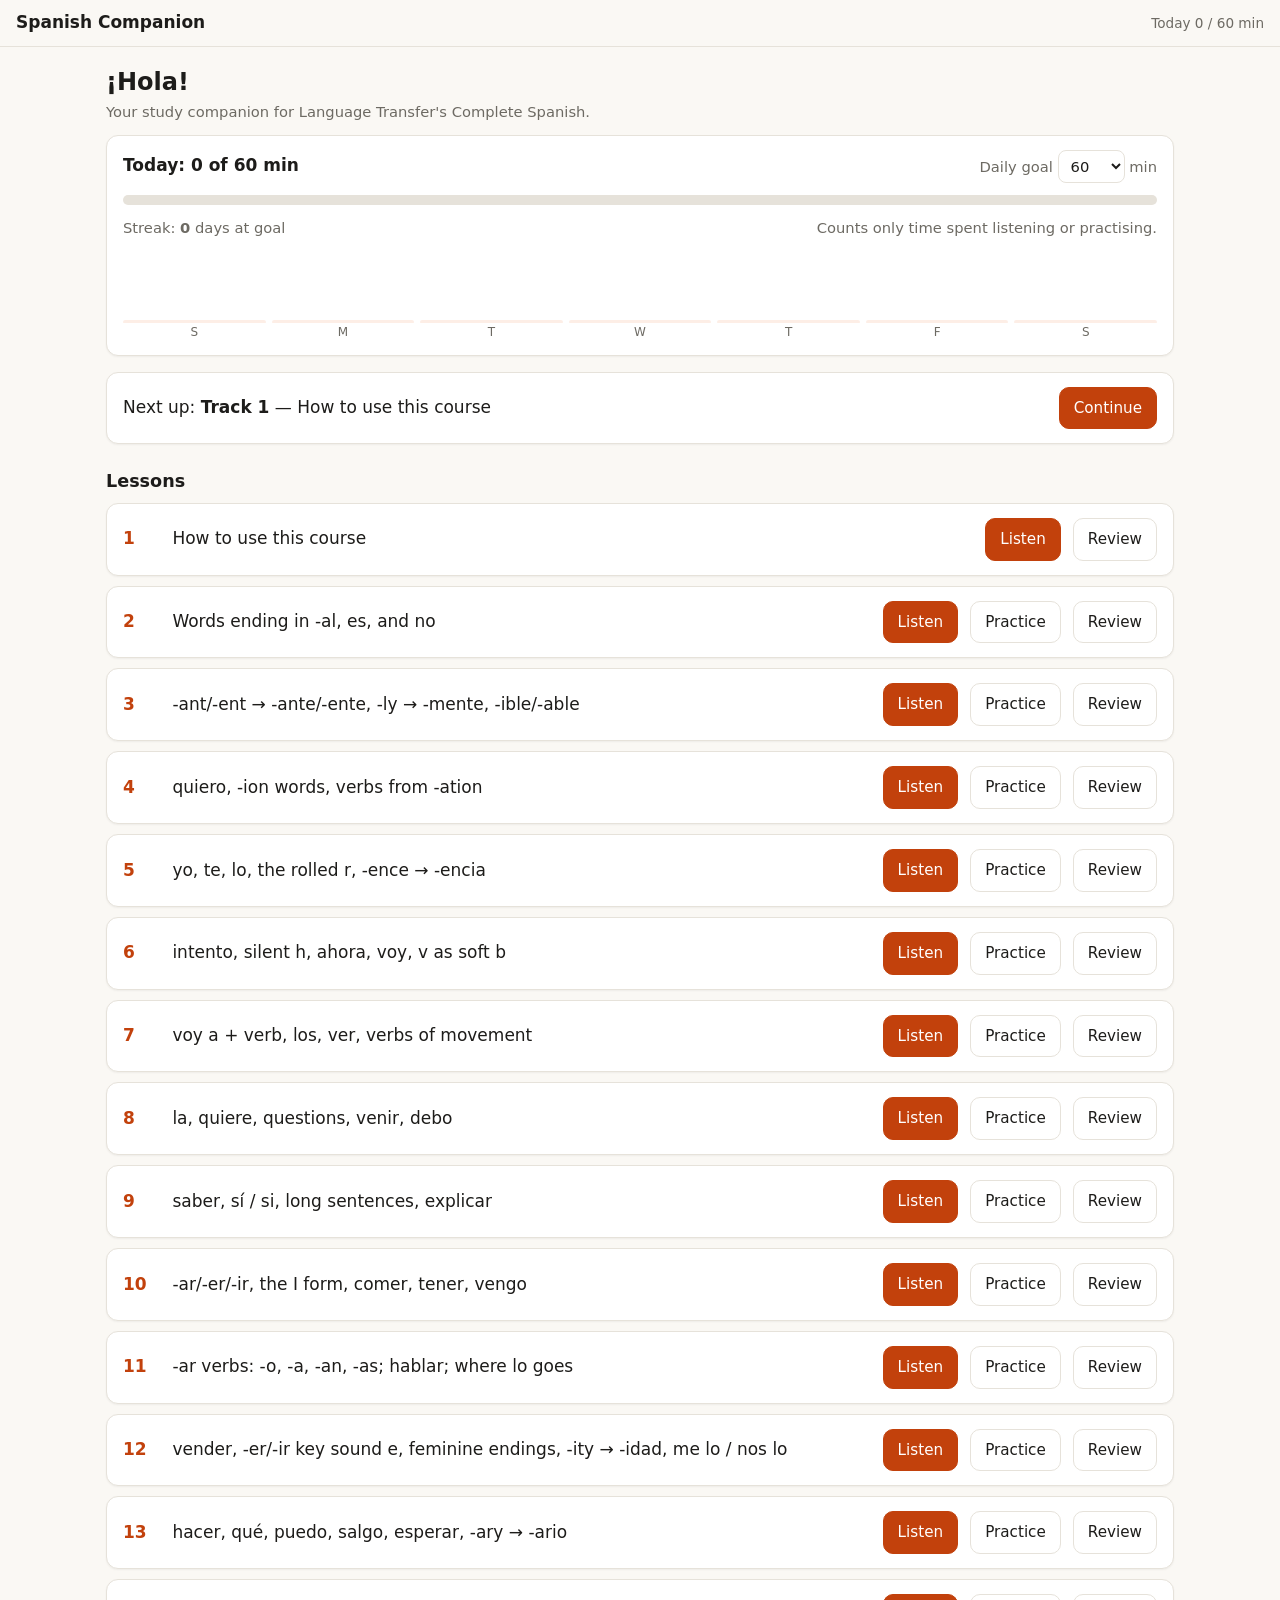
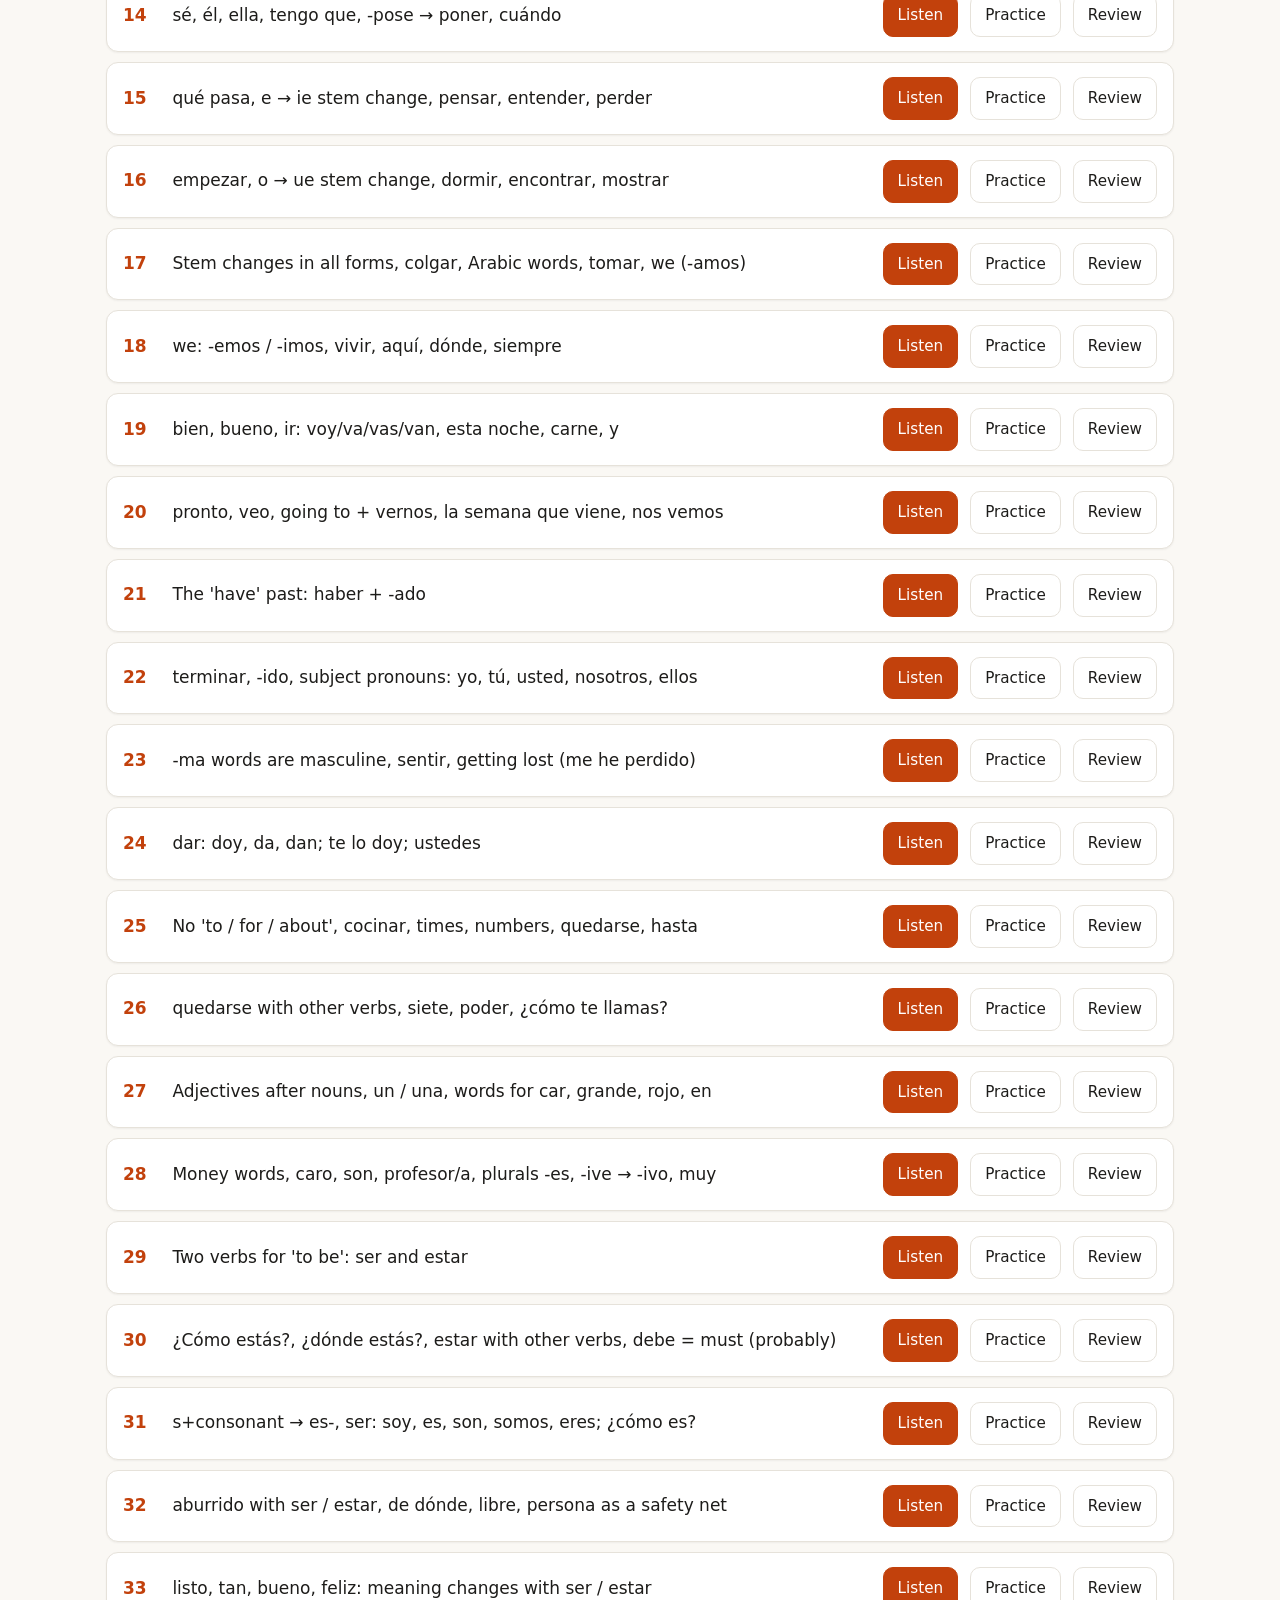
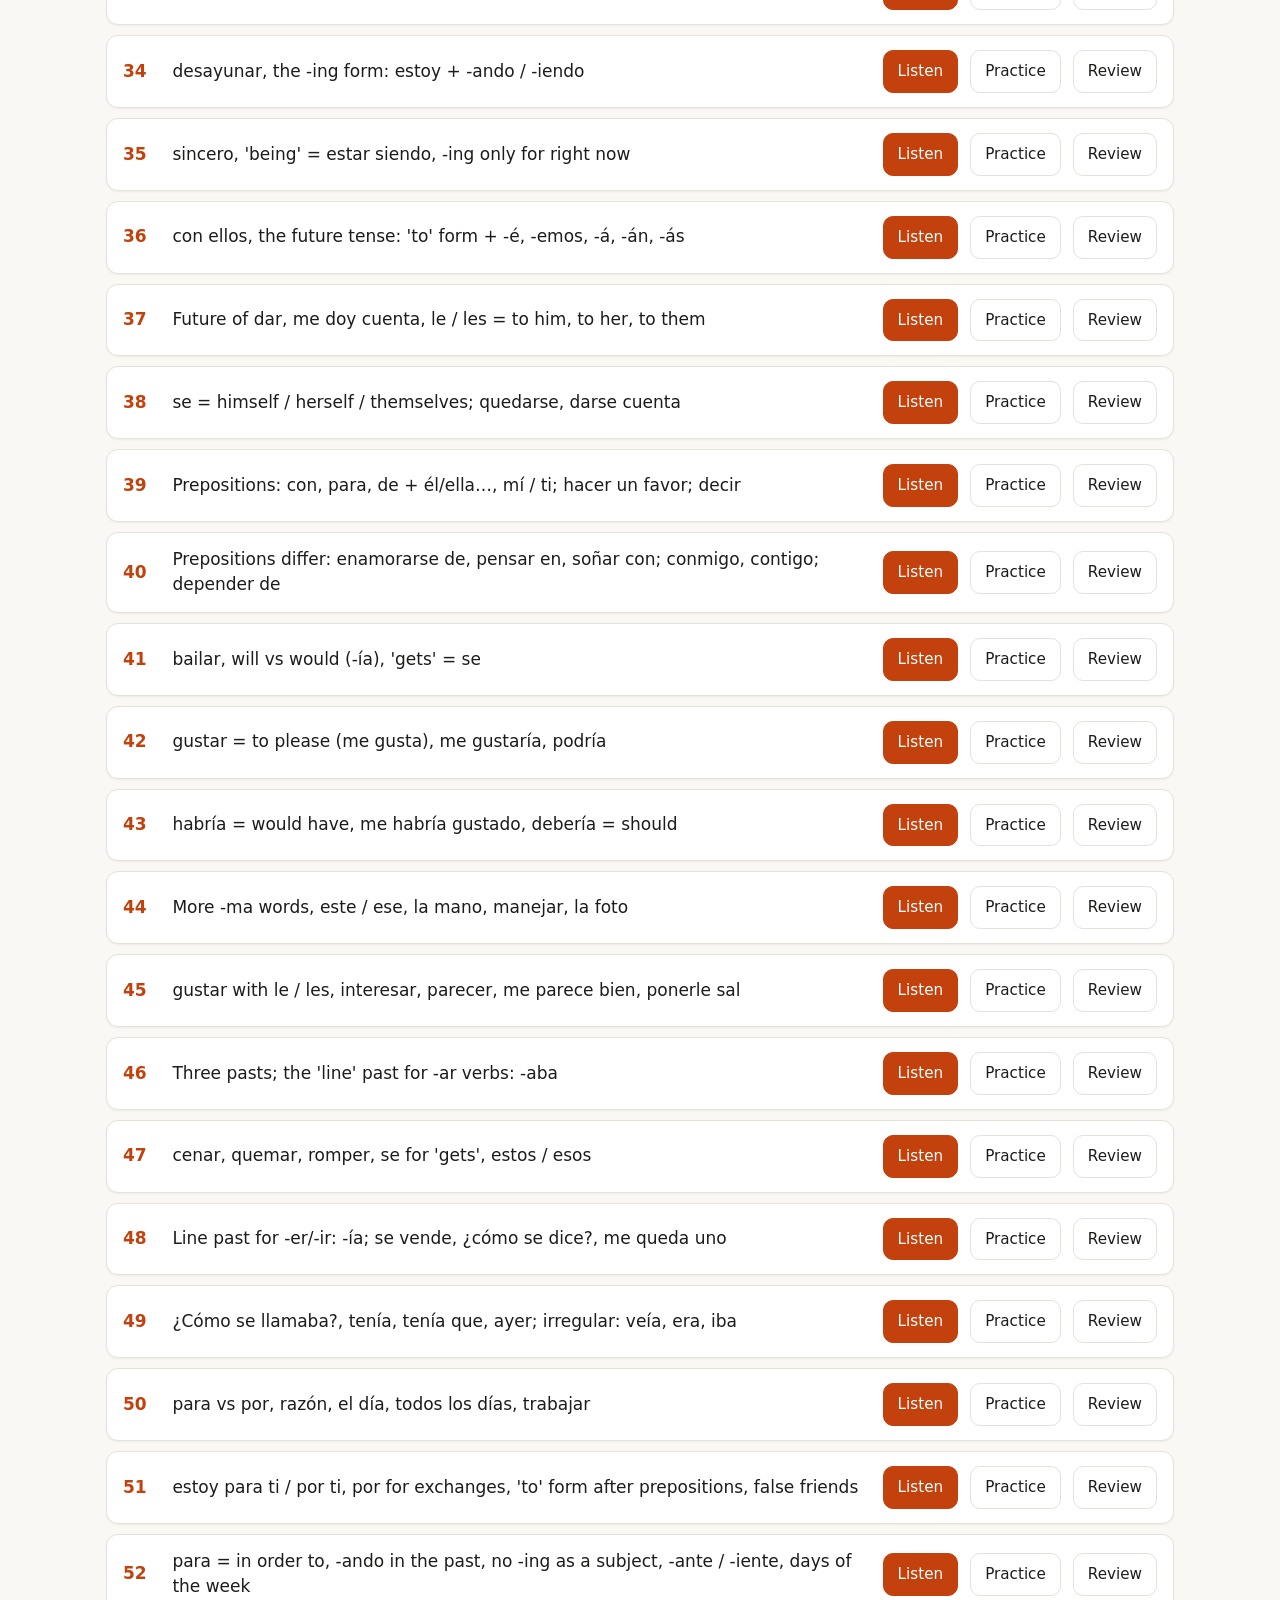
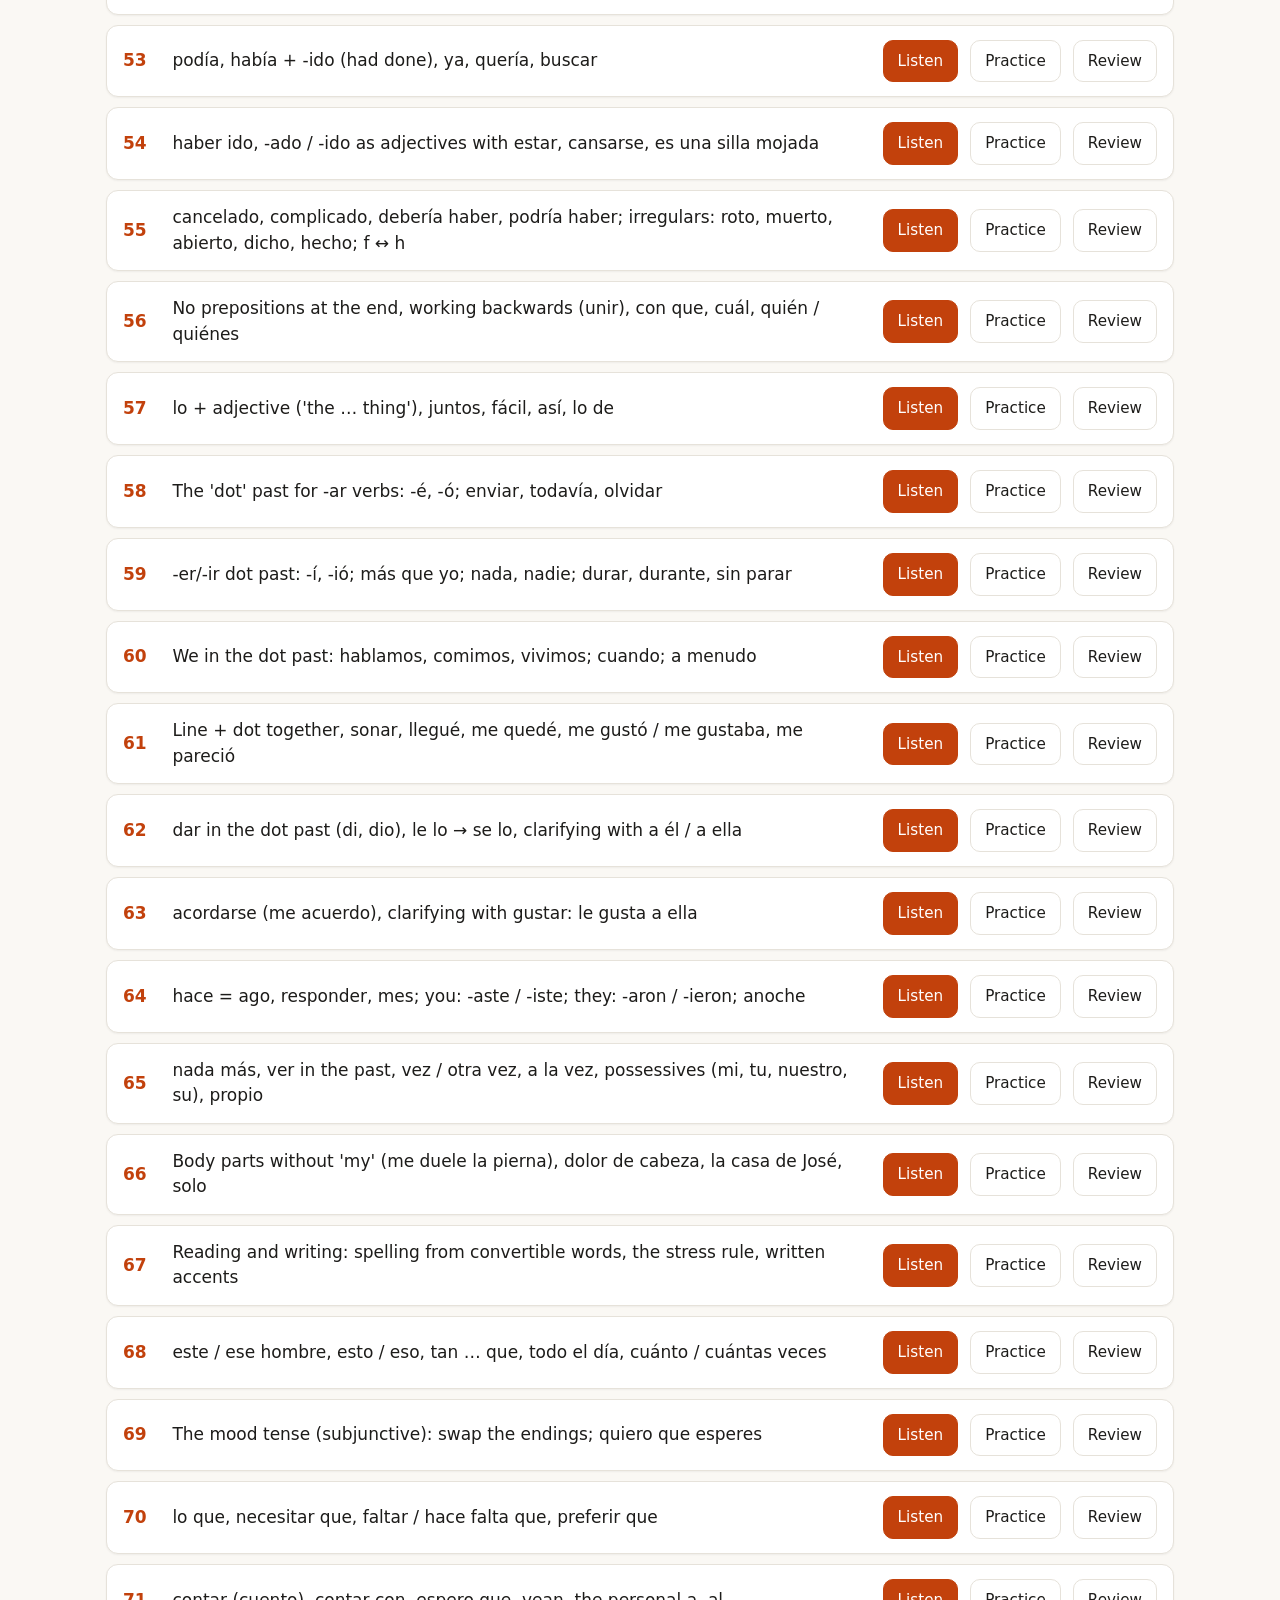
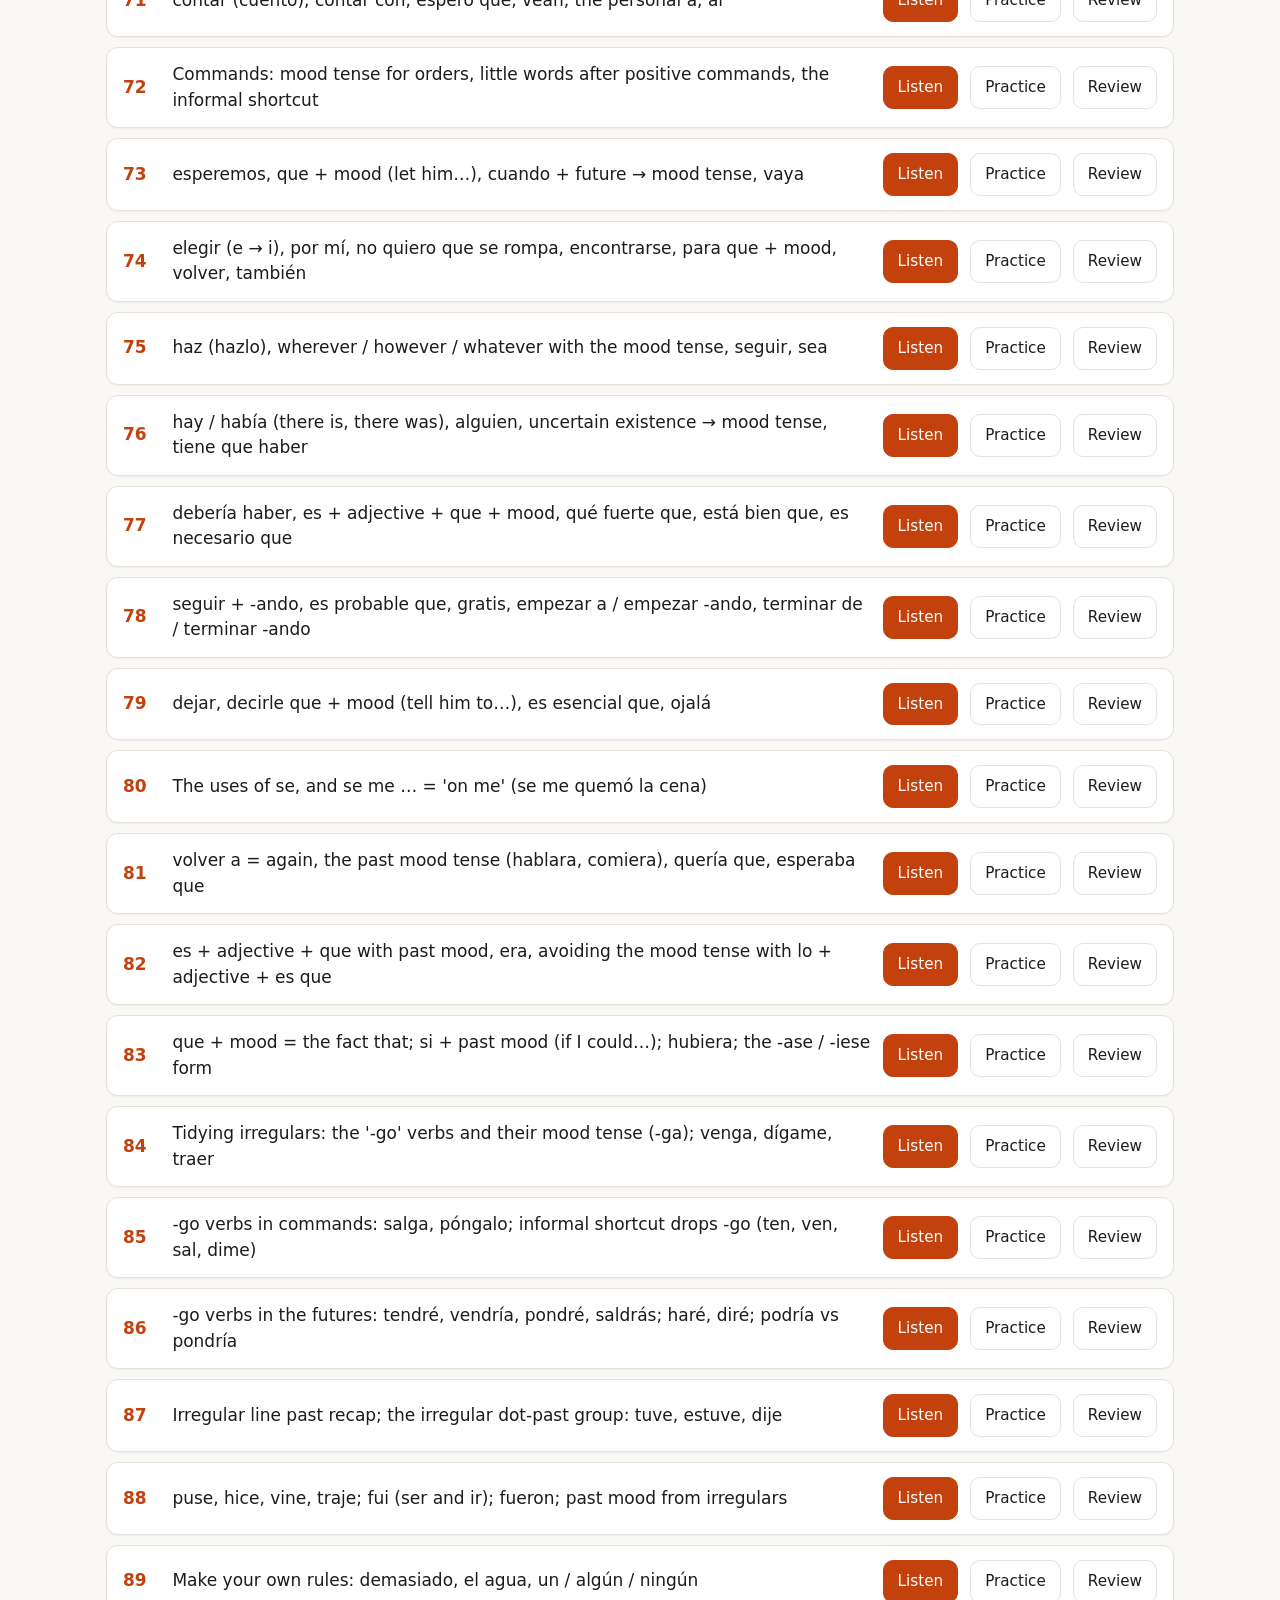
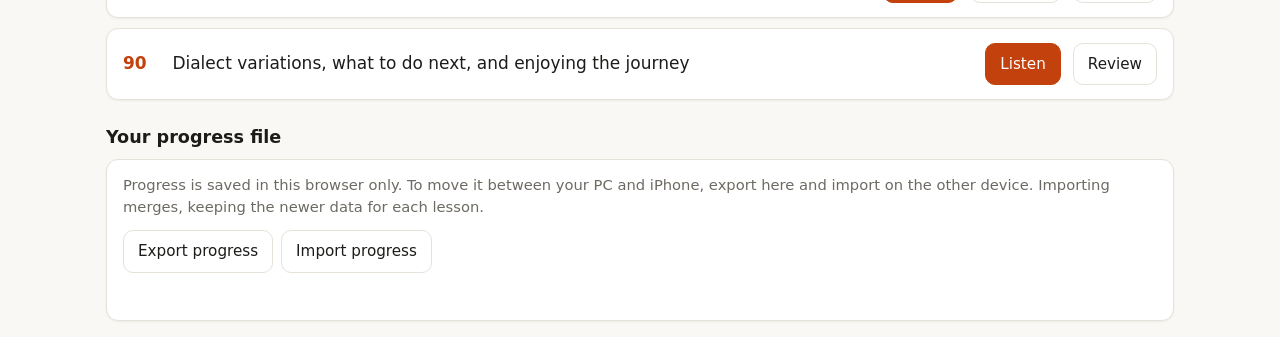
<file: index.html>
<!doctype html>
<html lang="en">
<head>
<meta charset="utf-8">
<meta name="viewport" content="width=device-width, initial-scale=1, viewport-fit=cover">
<title>Spanish Companion</title>
<meta name="description" content="Personal study companion for Language Transfer's Complete Spanish.">
<meta name="theme-color" content="#c2410c">
<link rel="manifest" href="manifest.webmanifest">
<link rel="icon" href="icons/icon.svg" type="image/svg+xml">
<link rel="apple-touch-icon" href="icons/icon-180.png">
<meta name="apple-mobile-web-app-capable" content="yes">
<meta name="apple-mobile-web-app-title" content="Spanish">
<link rel="stylesheet" href="styles.css">
</head>
<body>
<header class="top">
  <a href="#/" class="brand">Spanish Companion</a>
  <div class="today" id="today" title="Active study time today"></div>
</header>
<main id="view"></main>
<script src="https://w.soundcloud.com/player/api.js"></script>
<script type="module" src="app.js"></script>
</body>
</html>
</file>
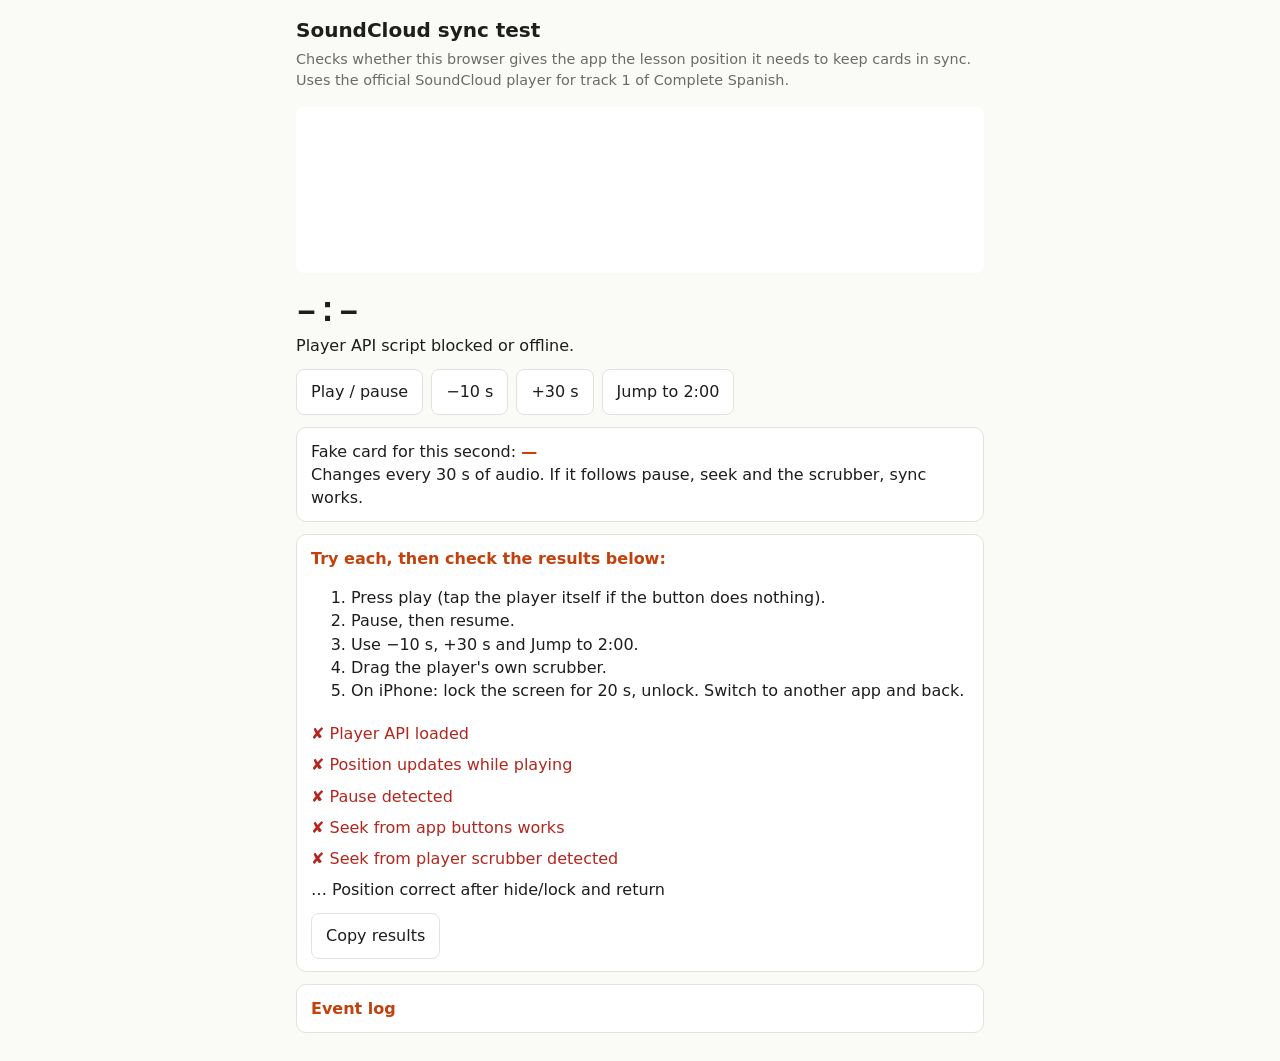
<file: sync-test/index.html>
<!doctype html>
<html lang="en">
<head>
<meta charset="utf-8">
<meta name="viewport" content="width=device-width, initial-scale=1">
<title>SoundCloud Sync Test</title>
<style>
  :root { --bg:#fafaf7; --fg:#1d1d1b; --muted:#6b6b66; --card:#fff; --line:#e3e2dc; --ok:#1f7a4d; --bad:#b3261e; --accent:#c2410c; }
  @media (prefers-color-scheme: dark) { :root { --bg:#151514; --fg:#ecebe6; --muted:#9a998f; --card:#1f1f1d; --line:#33322e; --ok:#5cc98f; --bad:#ff8a80; --accent:#fb923c; } }
  * { box-sizing:border-box; }
  body { margin:0; background:var(--bg); color:var(--fg); font:16px/1.45 system-ui,-apple-system,"Segoe UI",sans-serif; }
  main { max-width:720px; margin:0 auto; padding:16px; }
  h1 { font-size:1.25rem; margin:0 0 4px; }
  p.sub { color:var(--muted); margin:0 0 16px; font-size:.9rem; }
  iframe { width:100%; height:166px; border:0; border-radius:8px; background:var(--card); }
  .pos { font:600 2.2rem/1 ui-monospace,Consolas,monospace; margin:16px 0 4px; }
  .row { display:flex; flex-wrap:wrap; gap:8px; margin:12px 0; }
  button { font:inherit; padding:10px 14px; border-radius:8px; border:1px solid var(--line); background:var(--card); color:var(--fg); cursor:pointer; }
  button:active { transform:translateY(1px); }
  .card { background:var(--card); border:1px solid var(--line); border-radius:10px; padding:12px 14px; margin:12px 0; }
  .card b { color:var(--accent); }
  ul.checks { list-style:none; padding:0; margin:0; }
  ul.checks li { padding:4px 0; }
  .ok { color:var(--ok); } .bad { color:var(--bad); }
  #log { font:12px/1.4 ui-monospace,Consolas,monospace; max-height:220px; overflow:auto; white-space:pre-wrap; color:var(--muted); }
  #copy { margin-top:8px; }
</style>
</head>
<body>
<main>
  <h1>SoundCloud sync test</h1>
  <p class="sub">Checks whether this browser gives the app the lesson position it needs to keep cards in sync. Uses the official SoundCloud player for track 1 of Complete Spanish.</p>

  <iframe id="sc" allow="autoplay"
    src="https://w.soundcloud.com/player/?url=https%3A%2F%2Fapi.soundcloud.com%2Fplaylists%2F45266314&visual=false&show_artwork=false&start_track=0"></iframe>

  <div class="pos" id="pos">–:–</div>
  <div class="sub" id="state">Waiting for player…</div>

  <div class="row">
    <button id="play">Play / pause</button>
    <button id="back">−10 s</button>
    <button id="fwd">+30 s</button>
    <button id="jump">Jump to 2:00</button>
  </div>

  <div class="card">Fake card for this second: <b id="fakecard">—</b><br>
    <span class="sub">Changes every 30 s of audio. If it follows pause, seek and the scrubber, sync works.</span></div>

  <div class="card">
    <b>Try each, then check the results below:</b>
    <ol>
      <li>Press play (tap the player itself if the button does nothing).</li>
      <li>Pause, then resume.</li>
      <li>Use −10 s, +30 s and Jump to 2:00.</li>
      <li>Drag the player's own scrubber.</li>
      <li>On iPhone: lock the screen for 20 s, unlock. Switch to another app and back.</li>
    </ol>
    <ul class="checks" id="checks"></ul>
    <button id="copy">Copy results</button>
  </div>

  <div class="card"><b>Event log</b><div id="log"></div></div>
</main>

<script src="https://w.soundcloud.com/player/api.js"></script>
<script>
(function () {
  const $ = id => document.getElementById(id);
  const fmt = ms => { const s = Math.floor(ms/1000); return Math.floor(s/60) + ':' + String(s%60).padStart(2,'0'); };
  const log = msg => { const t = new Date().toLocaleTimeString(); $('log').textContent = t + '  ' + msg + '\n' + $('log').textContent; };
  const checks = {
    ready: ['Player API loaded', false],
    progress: ['Position updates while playing', false],
    pause: ['Pause detected', false],
    seekBtn: ['Seek from app buttons works', false],
    seekUser: ['Seek from player scrubber detected', false],
    resume: ['Position correct after hide/lock and return', null]
  };
  const render = () => { $('checks').innerHTML = Object.values(checks).map(([label, v]) =>
    `<li class="${v===true?'ok':v===false?'bad':''}">${v===true?'✔':v===false?'✘':'…'} ${label}</li>`).join(''); };
  render();
  const mark = k => { if (checks[k][1] !== true) { checks[k][1] = true; render(); log('PASS ' + checks[k][0]); } };

  if (!window.SC || !SC.Widget) { $('state').textContent = 'Player API script blocked or offline.'; return; }
  const w = SC.Widget($('sc'));
  const E = SC.Widget.Events;
  let lastPos = 0, lastTick = 0, expectSeek = false, hiddenAt = null;

  function show(pos) {
    lastPos = pos; $('pos').textContent = fmt(pos);
    $('fakecard').textContent = 'Card #' + (Math.floor(pos/30000) + 1) + ' (from ' + fmt(Math.floor(pos/30000)*30000) + ')';
  }

  w.bind(E.READY, () => {
    mark('ready'); $('state').textContent = 'Ready. Press play.';
    w.getCurrentSound(s => s && log('Loaded: ' + s.title + ' (' + fmt(s.duration) + ')'));
  });
  w.bind(E.PLAY, () => { $('state').textContent = 'Playing'; log('PLAY'); });
  w.bind(E.PAUSE, e => { $('state').textContent = 'Paused'; log('PAUSE at ' + fmt(e.currentPosition)); mark('pause'); });
  w.bind(E.FINISH, () => log('FINISH'));
  w.bind(E.PLAY_PROGRESS, e => {
    const now = Date.now();
    if (lastTick && e.currentPosition > lastPos && e.currentPosition - lastPos < 3000) mark('progress');
    lastTick = now; show(e.currentPosition);
  });
  w.bind(E.SEEK, e => {
    if (!expectSeek && Math.abs(e.currentPosition - lastPos) < 2000) return; // widget also fires SEEK on pause
    log('SEEK to ' + fmt(e.currentPosition) + (expectSeek ? ' (app)' : ' (scrubber)'));
    show(e.currentPosition);
    if (expectSeek) { mark('seekBtn'); expectSeek = false; } else mark('seekUser');
  });

  const seekTo = ms => { expectSeek = true; w.seekTo(Math.max(0, ms)); setTimeout(() => w.getPosition(p => { show(p); if (Math.abs(p - ms) < 3000) mark('seekBtn'); }), 800); };
  $('play').onclick = () => w.toggle();
  $('back').onclick = () => w.getPosition(p => seekTo(p - 10000));
  $('fwd').onclick = () => w.getPosition(p => seekTo(p + 30000));
  $('jump').onclick = () => seekTo(120000);

  document.addEventListener('visibilitychange', () => {
    if (document.hidden) { hiddenAt = { t: Date.now(), pos: lastPos }; log('Page hidden at ' + fmt(lastPos)); return; }
    if (!hiddenAt) return;
    const away = Date.now() - hiddenAt.t;
    w.isPaused(paused => w.getPosition(p => {
      log('Page visible after ' + Math.round(away/1000) + ' s; position ' + fmt(p) + (paused ? ' (paused)' : ' (playing)'));
      show(p);
      const expected = paused ? null : hiddenAt.pos + away;
      checks.resume[1] = paused ? (Math.abs(p - hiddenAt.pos) < 3000 || p > hiddenAt.pos) : Math.abs(p - expected) < 5000;
      render(); hiddenAt = null;
    }));
  });

  $('copy').onclick = () => {
    const txt = navigator.userAgent + '\n' + Object.values(checks).map(([l,v]) => (v===true?'PASS':v===false?'FAIL':'n/a') + ' ' + l).join('\n') + '\n--- log ---\n' + $('log').textContent;
    (navigator.clipboard ? navigator.clipboard.writeText(txt) : Promise.reject()).then(() => $('copy').textContent = 'Copied ✔', () => { prompt('Copy this:', txt); });
  };
})();
</script>
</body>
</html>
</file>
<file: styles.css>
:root {
  --bg: #faf8f4; --surface: #ffffff; --fg: #1d1c1a; --muted: #6d6a63; --line: #e6e2da;
  --accent: #c2410c; --accent-soft: #fdeee6; --ok: #1f7a4d; --ok-soft: #e5f4ec; --bad: #b3261e; --bad-soft: #fbe9e7;
  --radius: 12px; --shadow: 0 1px 2px rgba(0,0,0,.05);
}
@media (prefers-color-scheme: dark) {
  :root { --bg: #141413; --surface: #1e1d1b; --fg: #ece9e2; --muted: #9c988f; --line: #33312d;
    --accent: #fb8c4a; --accent-soft: #3a2418; --ok: #5cc98f; --ok-soft: #173326; --bad: #ff8a80; --bad-soft: #3a1c1a; }
}
* { box-sizing: border-box; }
html { -webkit-text-size-adjust: 100%; }
body { margin: 0; background: var(--bg); color: var(--fg);
  font: 17px/1.5 system-ui, -apple-system, "Segoe UI", sans-serif;
  padding: env(safe-area-inset-top) env(safe-area-inset-right) env(safe-area-inset-bottom) env(safe-area-inset-left); }
a { color: var(--accent); }
.top { position: sticky; top: 0; z-index: 5; display: flex; justify-content: space-between; align-items: center;
  gap: 12px; padding: 10px 16px; background: var(--bg); border-bottom: 1px solid var(--line); }
.brand { font-weight: 700; text-decoration: none; color: var(--fg); }
.today { font-size: .85rem; color: var(--muted); font-variant-numeric: tabular-nums; }
main { max-width: 1100px; margin: 0 auto; padding: 16px; }
h1 { font-size: 1.5rem; margin: 4px 0 4px; line-height: 1.25; }
h2 { font-size: 1.1rem; margin: 24px 0 8px; }
.sub { color: var(--muted); font-size: .92rem; margin: 0 0 12px; }
.panel { background: var(--surface); border: 1px solid var(--line); border-radius: var(--radius); padding: 14px 16px; box-shadow: var(--shadow); }
.row { display: flex; flex-wrap: wrap; gap: 8px; align-items: center; }
.spacer { flex: 1; }
button, .btn { font: inherit; font-size: .95rem; padding: 9px 14px; border-radius: 10px; border: 1px solid var(--line);
  background: var(--surface); color: var(--fg); cursor: pointer; text-decoration: none; display: inline-flex; align-items: center; gap: 6px; }
button.primary, .btn.primary { background: var(--accent); border-color: var(--accent); color: #fff; }
button:disabled { opacity: .45; cursor: default; }
button:active { transform: translateY(1px); }
input[type=text] { font: inherit; width: 100%; padding: 12px 14px; border-radius: 10px; border: 1px solid var(--line);
  background: var(--surface); color: var(--fg); font-size: 1.1rem; }
input[type=text]:focus { outline: 2px solid var(--accent); outline-offset: 1px; }
select { font: inherit; padding: 6px 8px; border-radius: 8px; border: 1px solid var(--line); background: var(--surface); color: var(--fg); }

/* Home */
.goal { display: grid; gap: 12px; }
.goalbar { height: 10px; background: var(--line); border-radius: 99px; overflow: hidden; }
.goalbar > span { display: block; height: 100%; background: var(--accent); border-radius: 99px; }
.week { display: grid; grid-template-columns: repeat(7, 1fr); gap: 6px; align-items: end; height: 90px; }
.week .bar { background: var(--accent-soft); border-radius: 6px 6px 2px 2px; position: relative; min-height: 3px; }
.week .bar.met { background: var(--accent); }
.week .lbl { text-align: center; font-size: .75rem; color: var(--muted); }
.lessons { display: grid; gap: 10px; margin-top: 8px; }
.lesson-row { display: flex; gap: 12px; align-items: center; flex-wrap: wrap; }
.lesson-row .num { font-weight: 700; color: var(--accent); min-width: 2.2em; }
.lesson-row .ttl { flex: 1; min-width: 160px; }
.badge { font-size: .75rem; padding: 2px 8px; border-radius: 99px; background: var(--line); color: var(--muted); }
.badge.done { background: var(--ok-soft); color: var(--ok); }

/* Lesson */
.lesson-grid { display: grid; gap: 16px; grid-template-columns: 1fr; }
@media (min-width: 900px) { .lesson-grid { grid-template-columns: minmax(0, 5fr) minmax(0, 6fr); align-items: start; }
  .lesson-grid .player-col { position: sticky; top: 64px; } }
iframe.sc { width: 100%; height: 166px; border: 0; border-radius: var(--radius); background: var(--surface); display: block; }
.status { font-size: .85rem; color: var(--muted); margin: 8px 0; min-height: 1.3em; }
.warn { background: var(--bad-soft); color: var(--bad); border-radius: 10px; padding: 8px 12px; font-size: .9rem; margin: 8px 0; }
.card-now { border-left: 4px solid var(--accent); }
.card-now h3 { margin: 2px 0 8px; font-size: 1.2rem; }
.card-time { font-size: .8rem; color: var(--muted); font-variant-numeric: tabular-nums; }
.examples { display: grid; gap: 8px; margin: 12px 0 4px; }
.ex { display: grid; grid-template-columns: 1fr auto 1fr; gap: 8px; align-items: baseline; background: var(--accent-soft); border-radius: 10px; padding: 8px 12px; }
.ex .en { color: var(--muted); }
.ex .arrow { color: var(--muted); }
.ex .es { font-weight: 700; font-size: 1.08rem; }
.ex .say { grid-column: 1 / -1; font-size: .85rem; color: var(--muted); }
.ex .say::before { content: "say: "; }
.note { font-size: .9rem; margin-top: 10px; padding-top: 10px; border-top: 1px dashed var(--line); color: var(--muted); }
.note b { color: var(--fg); }
.cardlist { list-style: none; padding: 0; margin: 12px 0 0; display: grid; gap: 4px; }
.cardlist button { width: 100%; justify-content: flex-start; text-align: left; border-color: transparent; background: transparent; padding: 6px 10px; }
.cardlist button .card-time { min-width: 3em; }
.cardlist li.active button { background: var(--accent-soft); border-color: var(--accent); }
.cardlist li.future button { color: var(--muted); }

/* Practice */
.q-en { font-size: 1.35rem; font-weight: 600; margin: 6px 0 14px; }
.progress { font-size: .85rem; color: var(--muted); }
.fb { border-radius: 10px; padding: 10px 14px; margin-top: 12px; }
.fb.ok { background: var(--ok-soft); color: var(--ok); }
.fb.bad { background: var(--bad-soft); color: var(--bad); }
.fb .why { color: var(--fg); margin-top: 4px; }
.score { font-size: 2.2rem; font-weight: 700; }
table.mist { width: 100%; border-collapse: collapse; font-size: .95rem; }
table.mist td, table.mist th { padding: 8px 6px; border-bottom: 1px solid var(--line); text-align: left; vertical-align: top; }
table.mist th { color: var(--muted); font-weight: 600; font-size: .8rem; }
.review-card { margin-bottom: 10px; }
.review-card h3 { margin: 0 0 6px; font-size: 1.05rem; }
.mono { font-variant-numeric: tabular-nums; }
@media (max-width: 520px) { .ex { grid-template-columns: 1fr; } .ex .arrow { display: none; } }
</file>
